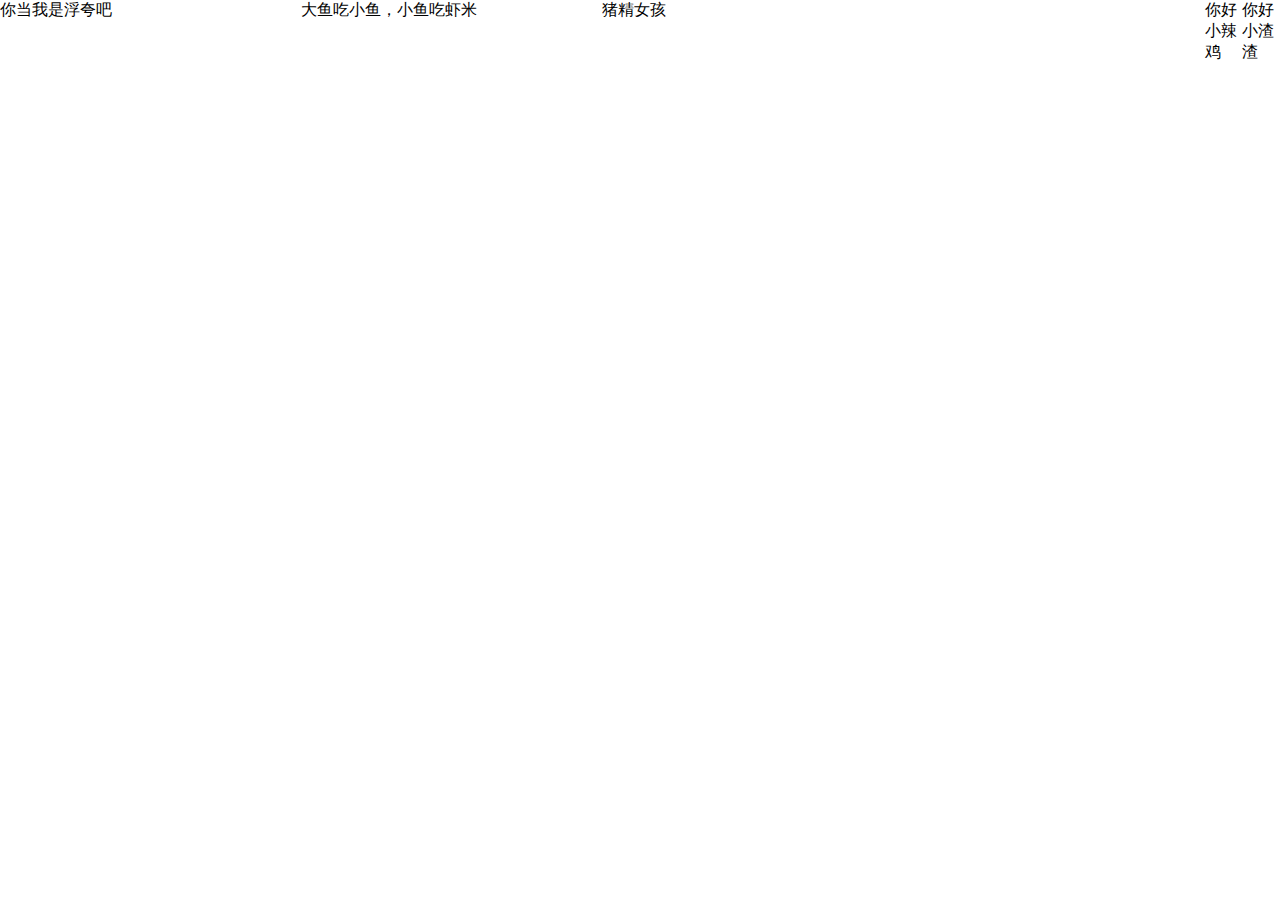
<file: flex/index.html>
<!DOCTYPE html>
<html>
	<head>
		<meta charset="UTF-8">
		<title></title>
		<link rel="stylesheet" type="text/css" href="../css/new_file.css"/>
	</head>
	<body>
		<div class="box">
			<div>你当我是浮夸吧</div>
			<div>大鱼吃小鱼，小鱼吃虾米</div>
			<div>猪精女孩</div>
			<div>你好小辣鸡</div>
			<div>你好小渣渣</div>
		</div>
	</body>
</html>
</file>
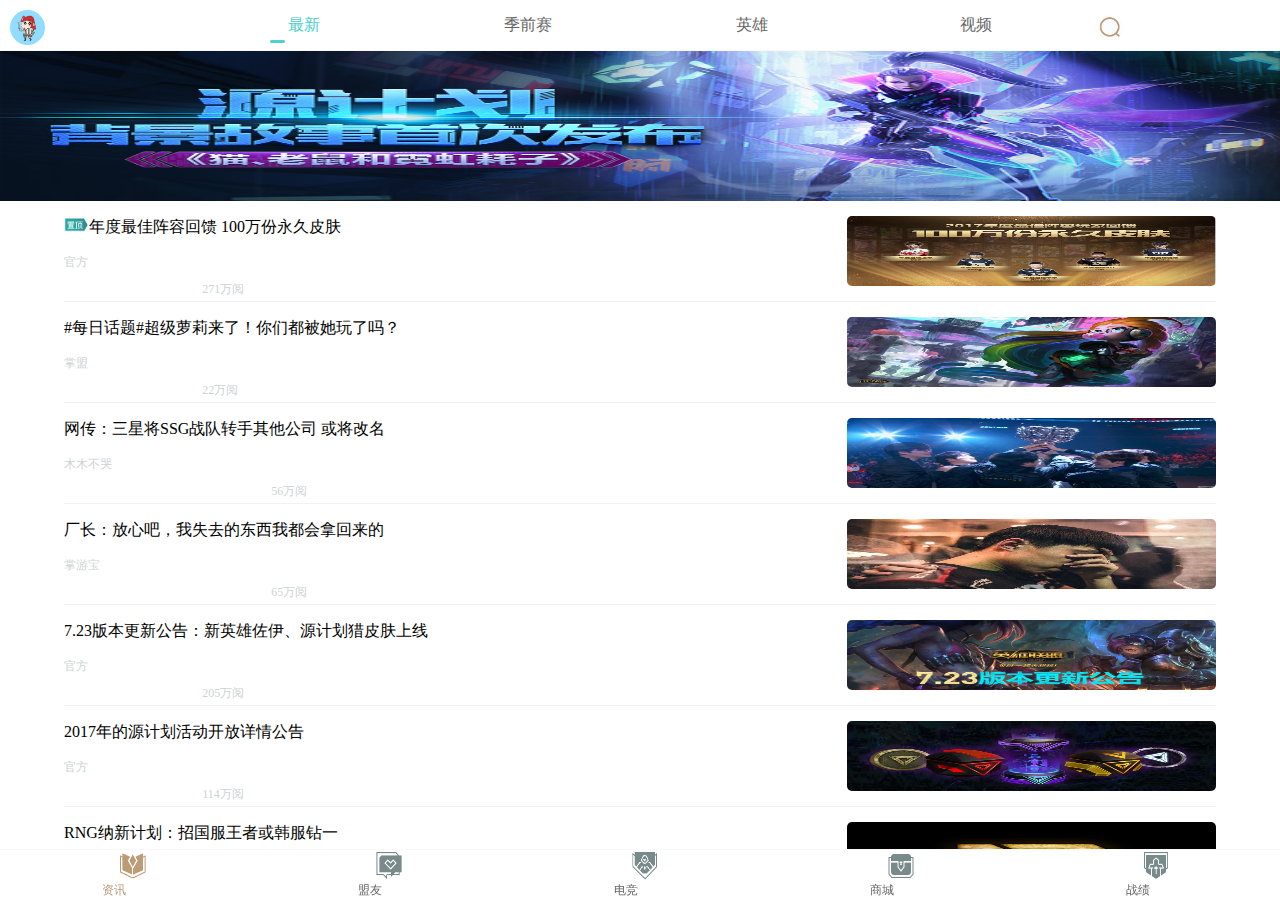
<file: lol/index.html>
<!DOCTYPE html>
<html>
	<head>
		<meta charset="utf-8" />
		<title>掌上英雄联盟</title>
		<meta name="viewport" content="width=device-width,initial-scale=1,minimum-scale=1,maximum-scale=1,user-scalable=no" />
		<link rel="stylesheet" type="text/css" href="css/index.css"/>
		<script src="js/swiper.js" type="text/javascript" charset="utf-8"></script>
	</head>
	<body>
		<div>
			<header>
				<span><img src="img/6.jpg"/></span>
				<ul>
					<li class="a">最新
					<a></a>
					</li>
					<li>季前赛
					</li>
					<li>英雄</li>
					<li>视频</li>
					<li>专栏</li>
				</ul>
				<span class="right"><img src="img/12_06.png"/></span>
			</header>
		<div class="swiper-container">
    <div class="swiper-wrapper">
        <div class="swiper-slide"><img src="img/1511690778.jpg"/></div>
        <div class="swiper-slide"><img src="img/1511781877.jpg"/></div>
        <div class="swiper-slide"><img src="img/1511750761.jpg"/></div>
        <div class="swiper-slide"><img src="img/1511782006.jpg"/></div>
        <div class="swiper-slide"><img src="img/1511782058.jpg"/></div>
  <!--      <div class="swiper-slide">Slide 4</div>
        <div class="swiper-slide">Slide 5</div>-->
    </div>
    <!-- 如果需要分页器 -->
    <div class="swiper-pagination"></div>
    
    <!-- 如果需要导航按钮 -->
<!--    <div class="swiper-button-prev"></div>
    <div class="swiper-button-next"></div>-->
    
    <!-- 如果需要滚动条 -->
   <!--<div class="swiper-scrollbar"></div>-->
</div>

			<section>
				<ul>
					<li>
						<div>
							<h3><img src="img/54_03.png"/>年度最佳阵容回馈 100万份永久皮肤</h3>
							
							<a>官方</a>
							<span>271万阅</span>
							
						</div>
						<span>
							<img src="img/118641491778971.jpg" />
						</span>
					</li>
					<li>
						<div>
							<h3>#每日话题#超级萝莉来了！你们都被她玩了吗？</h3>
							
							<a>掌盟</a>
							<span>22万阅</span>
							
						</div>
						<span>
							<img src="img/MXBM-fynmzuk3961874.jpg" />
						</span>
					</li>
					<li>
						<div>
						<h3>网传：三星将SSG战队转手其他公司 或将改名</h3>
							
							<a>木木不哭</a>
							<span class="s">56万阅</span>
							
						</div>
						<span>
							<img src="img/2222.jpg" />
						</span>
					</li>
					<li>
						<div>
						<h3>厂长：放心吧，我失去的东西我都会拿回来的</h3>
							
							<a>掌游宝</a>
							<span class="s">65万阅</span>
							
						</div>
						<span>
							<img src="img/u=1121115685,2088550893&fm=11&gp=0.jpg" />
						</span>
					</li>
					<li>
						<div>
						<h3>7.23版本更新公告：新英雄佐伊、源计划猎皮肤上线</h3>
							
							<a>官方</a>
							<span >205万阅</span>
							
						</div>
						<span>
							<img src="img/60661195612231.jpg" />
						</span>
					</li>
					<li>
						<div>
						<h3>2017年的源计划活动开放详情公告</h3>
							
							<a>官方</a>
							<span >114万阅</span>
							
						</div>
						<span>
							<img src="img/71700121862855.png" />
						</span>
					</li>
					<li>
						<div>
						<h3>RNG纳新计划：招国服王者或韩服钻一</h3>
							
							<a>官方</a>
							<span >72万阅</span>
							
						</div>
						<span>
							<img src="img/下载.jpg" />
						</span>
					</li>
					<li></li>
					<li></li>
					<li></li>
				</ul>
			</section>
			<footer>
				<ul>
					<li><img src="img/12_11.png"/>
					<span class="one">资讯</span>
					</li>
					<li><img src="img/12_13.png"/>
					<span>盟友</span>
					</li>
					<li><img src="img/12_15.png"/>
					<span>电竞</span>
					</li>
					<li><img src="img/12_17.png"/>
					<span>商城</span>
					</li>
					<li><img src="img/12_19.png"/>
					<span>战绩</span>
					</li>
				</ul>
			</footer>
		</div>
		
	</body>
	<script type="text/javascript">
		/*var mySwiper = new Swiper ('.swiper-container', {

    
    // 如果需要分页器
    pagination: {
      el: '.swiper-pagination',
    },
    
    // 如果需要前进后退按钮
 	 navigation: {
      nextEl: '.swiper-button-next',
      prevEl: '.swiper-button-prev',
    }
    
    // 如果需要滚动条
    /*scrollbar: {
      el: '.swiper-scrollbar',
    },*/
 // })        */
var mySwiper = new Swiper('.swiper-container', {
  autoplay:true,//等同于以下设置
  /*autoplay: {
    delay: 3000,
    stopOnLastSlide: false,
    disableOnInteraction: true,
    },*/
});
	</script>
</script>
</html>
</file>
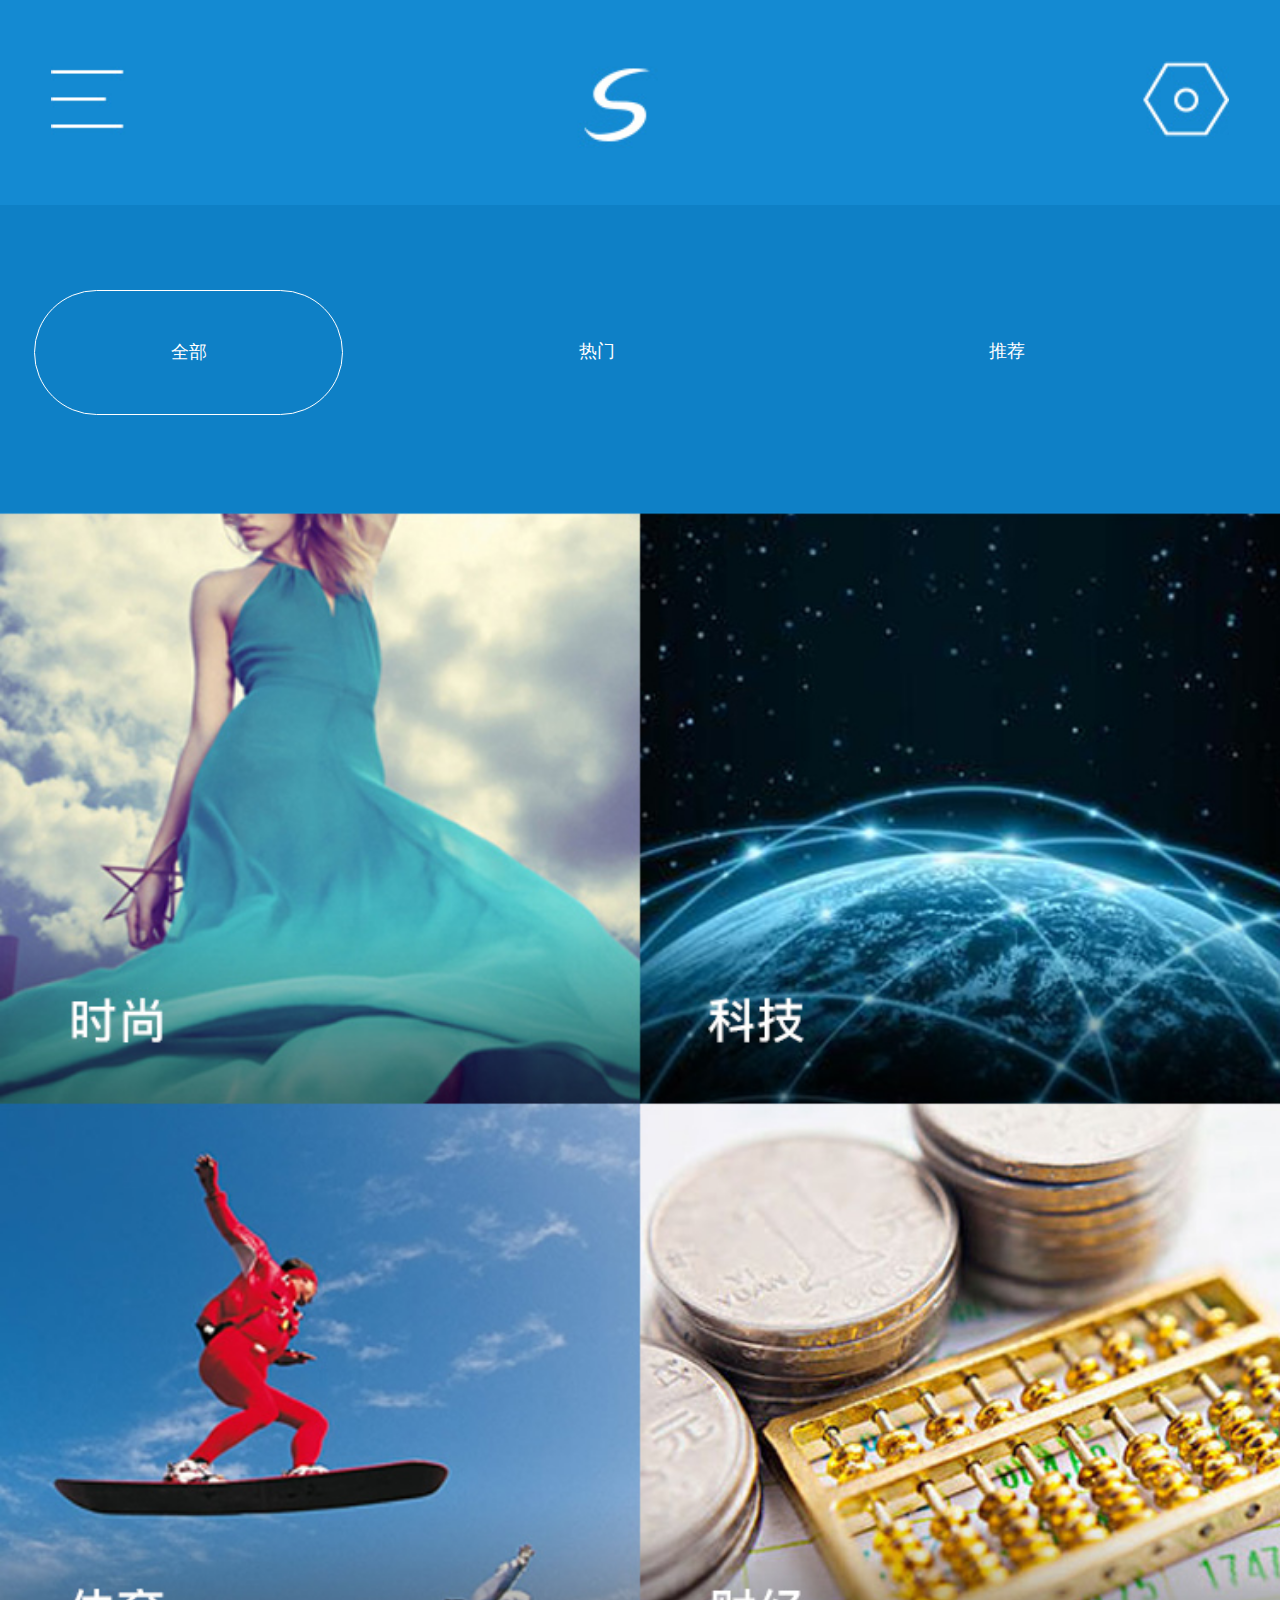
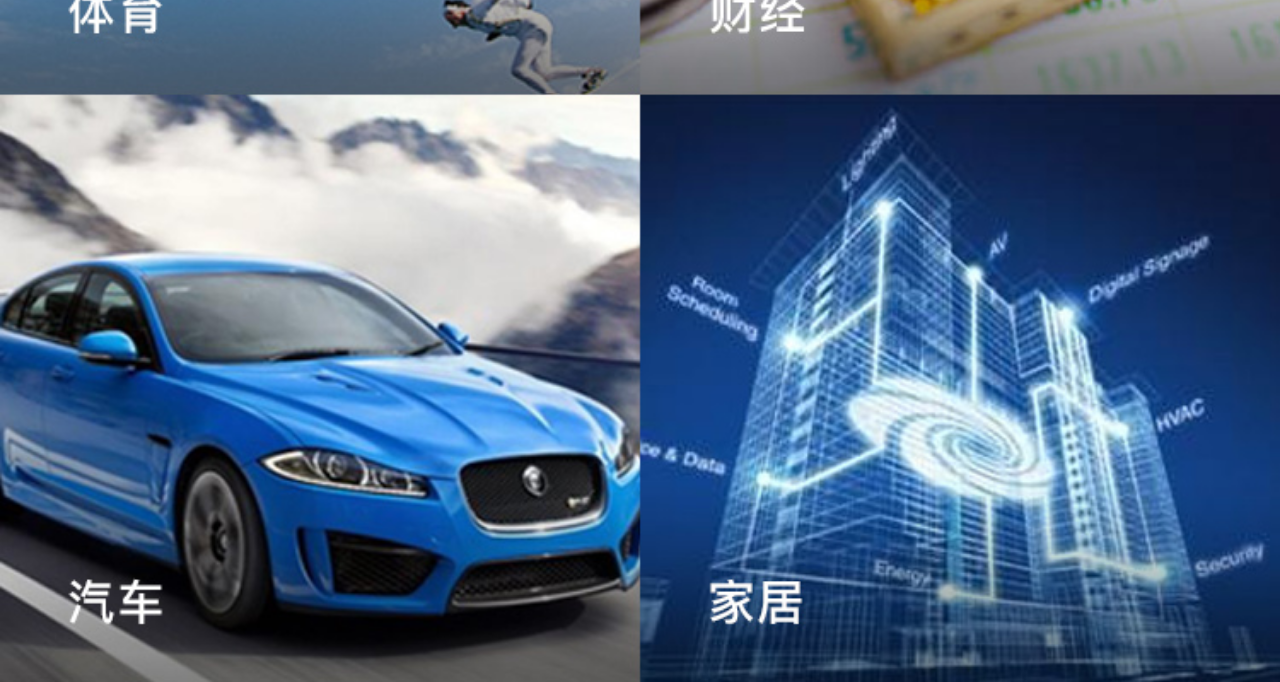
<file: pingdao/index.html>
<!DOCTYPE html>
<html>
	<head>
		<meta charset="utf-8" />
		<title></title>
		<link rel="stylesheet" type="text/css" href="css/index.css"/>
		<meta name="viewport" content="width=device-width,initial-scale=1.0" />
		<script>
			document.documentElement.style.fontSize=innerWidth/15+'px';
		</script>
	</head>
	<body>
		<header>
			<img src="img/22_03.png"/>
			<img src="img/22_05.png"/>
			<img src="img/22_07.png"/>
		</header>
		<section>
			<nav>
				<ul>
					<li><a href="#" class="box">全部</a></li>
					<li><a href="#">热门</a></li>
					<li><a href="a">推荐</a></li>
				</ul>
			</nav>
			<div>
				<img src="img/23_12.png"/>
				<img src="img/23_13.png"/>
				<img src="img/23_14.png"/>
			</div>
			
		</section>
		
	</body>
</html>
</file>
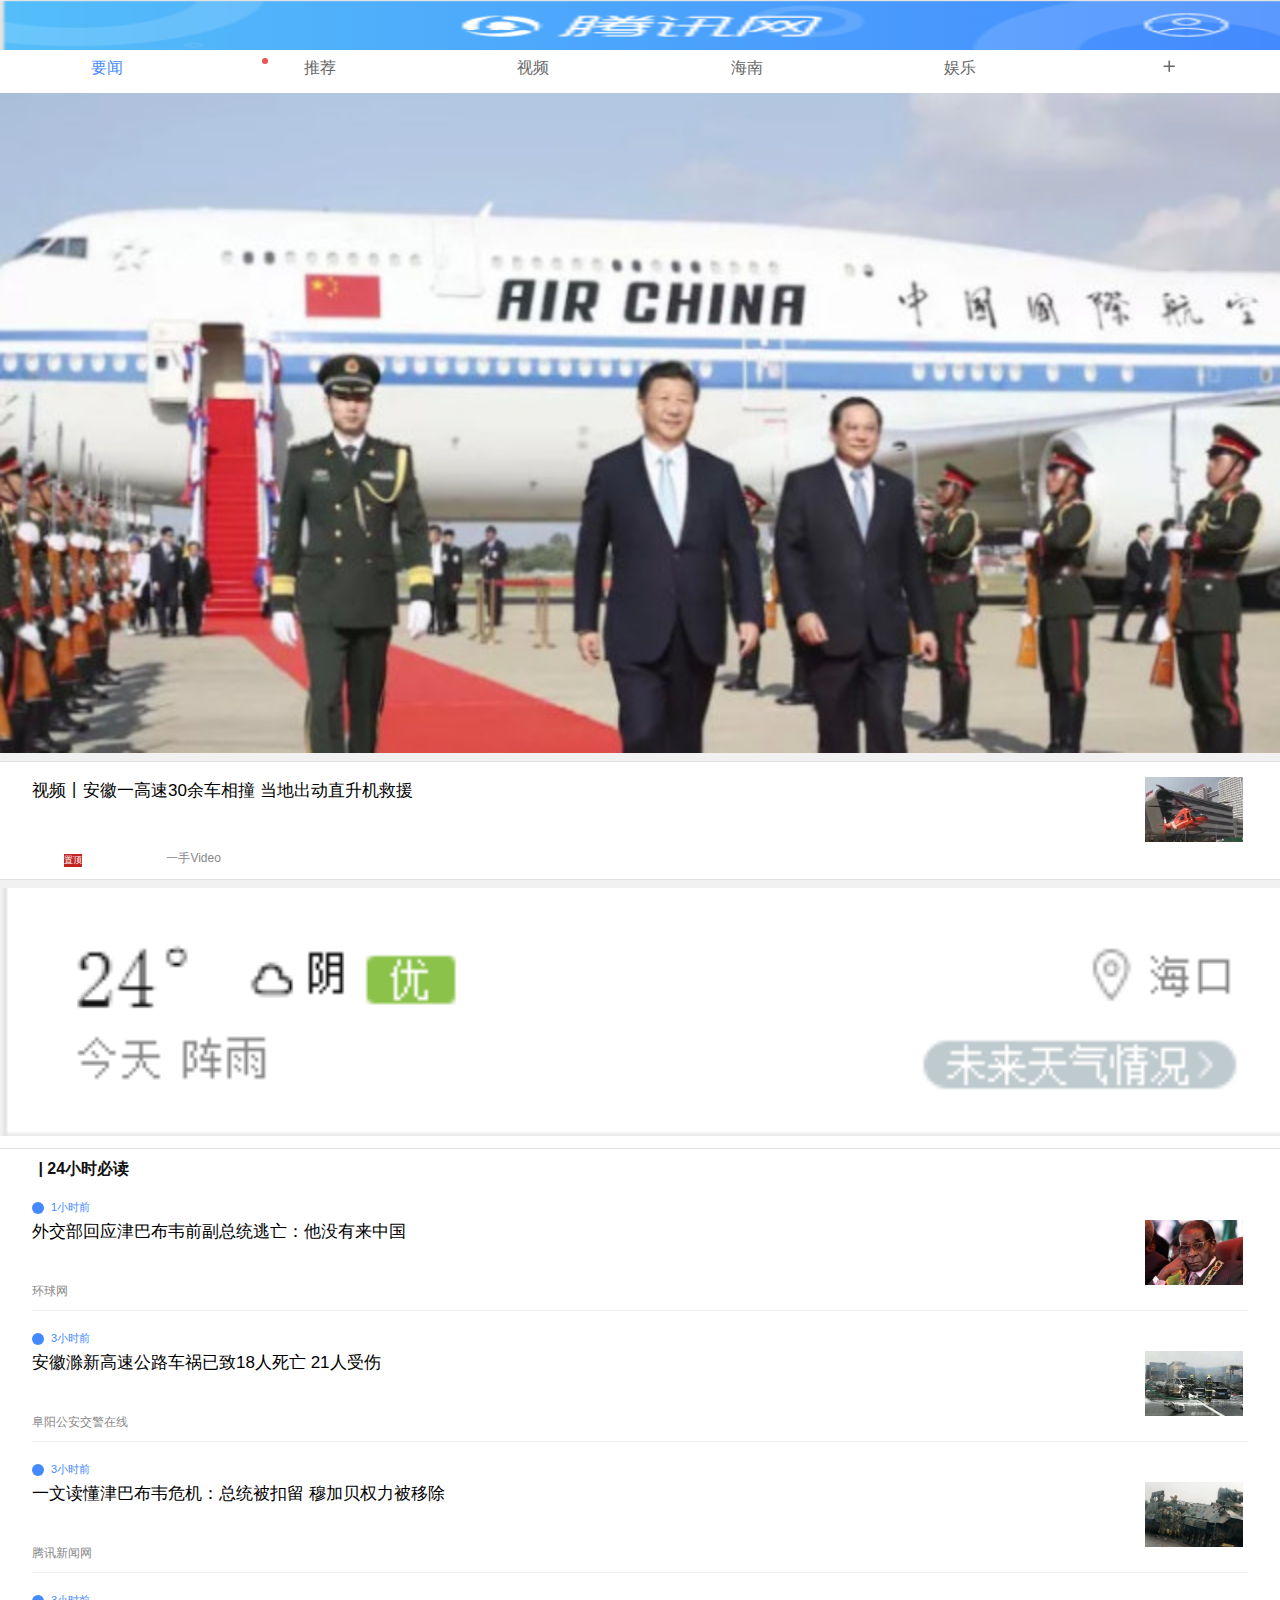
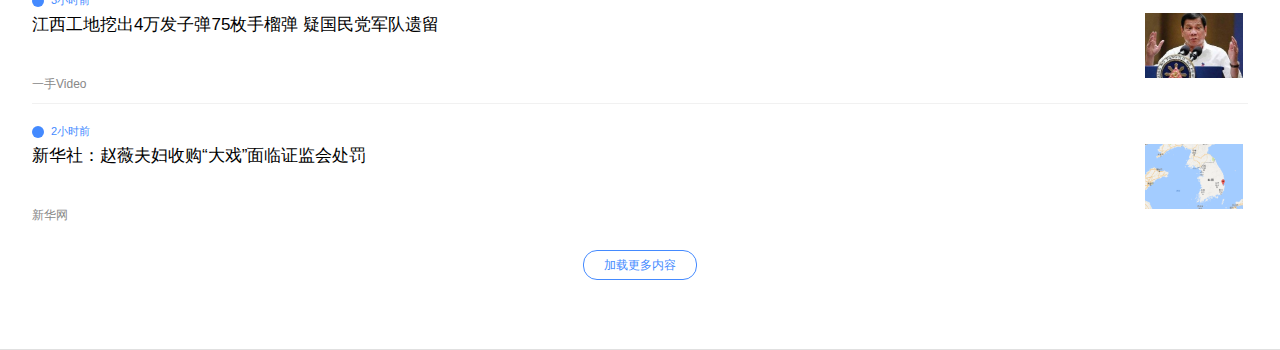
<file: qq/index.html>
<!DOCTYPE html>
<html>
	<head>
		<meta charset="utf-8" />
		<title></title>
		<meta name="viewport" content="width=device-width,initial-scale=1,minimum-scale=1,maximum-scale=1,user-scalable=no" />
		<link rel="stylesheet" type="text/css" href="css/index.css"/>
	</head>
	<body>
		<div class="box">
			<header>
				<img src="img/111_03.png" />
			</header>
			<nav>
				<ul>
					<li><a href="#" class="one">要闻</a></li>
					<li><a href="#">推荐</a><span></span></li>
					<li><a href="#">视频</a></li>
					<li><a href="#">海南</a></li>
					<li><a href="#">娱乐</a></li>
					<li><img src="img/addnav1.png"/></li>
				</ul>
			</nav>
			<section>
				<div>
					<img src="img/0.jpg" />
				</div>
				<ul class="top">
					<li>
						<h3>视频丨安徽一高速30余车相撞 当地出动直升机救援</h3><img src="img/5.jpg"/>
						<a>置顶</a>
						<span>一手Video</span>
					</li>
				</ul>
				<img src="img/63_03.png" />
				<ul class="top bottom">
					<h2>|  24小时必读</h2>
					<li>
						<p><i></i>1小时前</p>
						<h3>外交部回应津巴布韦前副总统逃亡：他没有来中国</h3><img src="img/1.jpg"/>
						<span>环球网</span>
					</li>
					<li>
						<p><i></i>3小时前</p>
						<h3>安徽滁新高速公路车祸已致18人死亡 21人受伤</h3><img src="img/6.jpg"/>
						<span>阜阳公安交警在线</span>
					</li>
					<li>
						<p><i></i>3小时前</p>
						<h3>一文读懂津巴布韦危机：总统被扣留 穆加贝权力被移除</h3><img src="img/4.jpg"/>
						<span>腾讯新闻网</span>
					</li>
					<li>
						<p><i></i>3小时前</p>
						<h3>江西工地挖出4万发子弹75枚手榴弹 疑国民党军队遗留</h3><img src="img/2.jpg"/>
						<span>一手Video</span>
					</li>
					<li>
						<p><i></i>2小时前</p>
						<h3>新华社：赵薇夫妇收购“大戏”面临证监会处罚</h3><img src="img/3.png"/>
						<span>新华网</span>
					</li>
					
					<div>
						<a>加载更多内容</a>
					</div>
				</ul>

				
			</section>
		</div>
	</body>
</html>
</file>
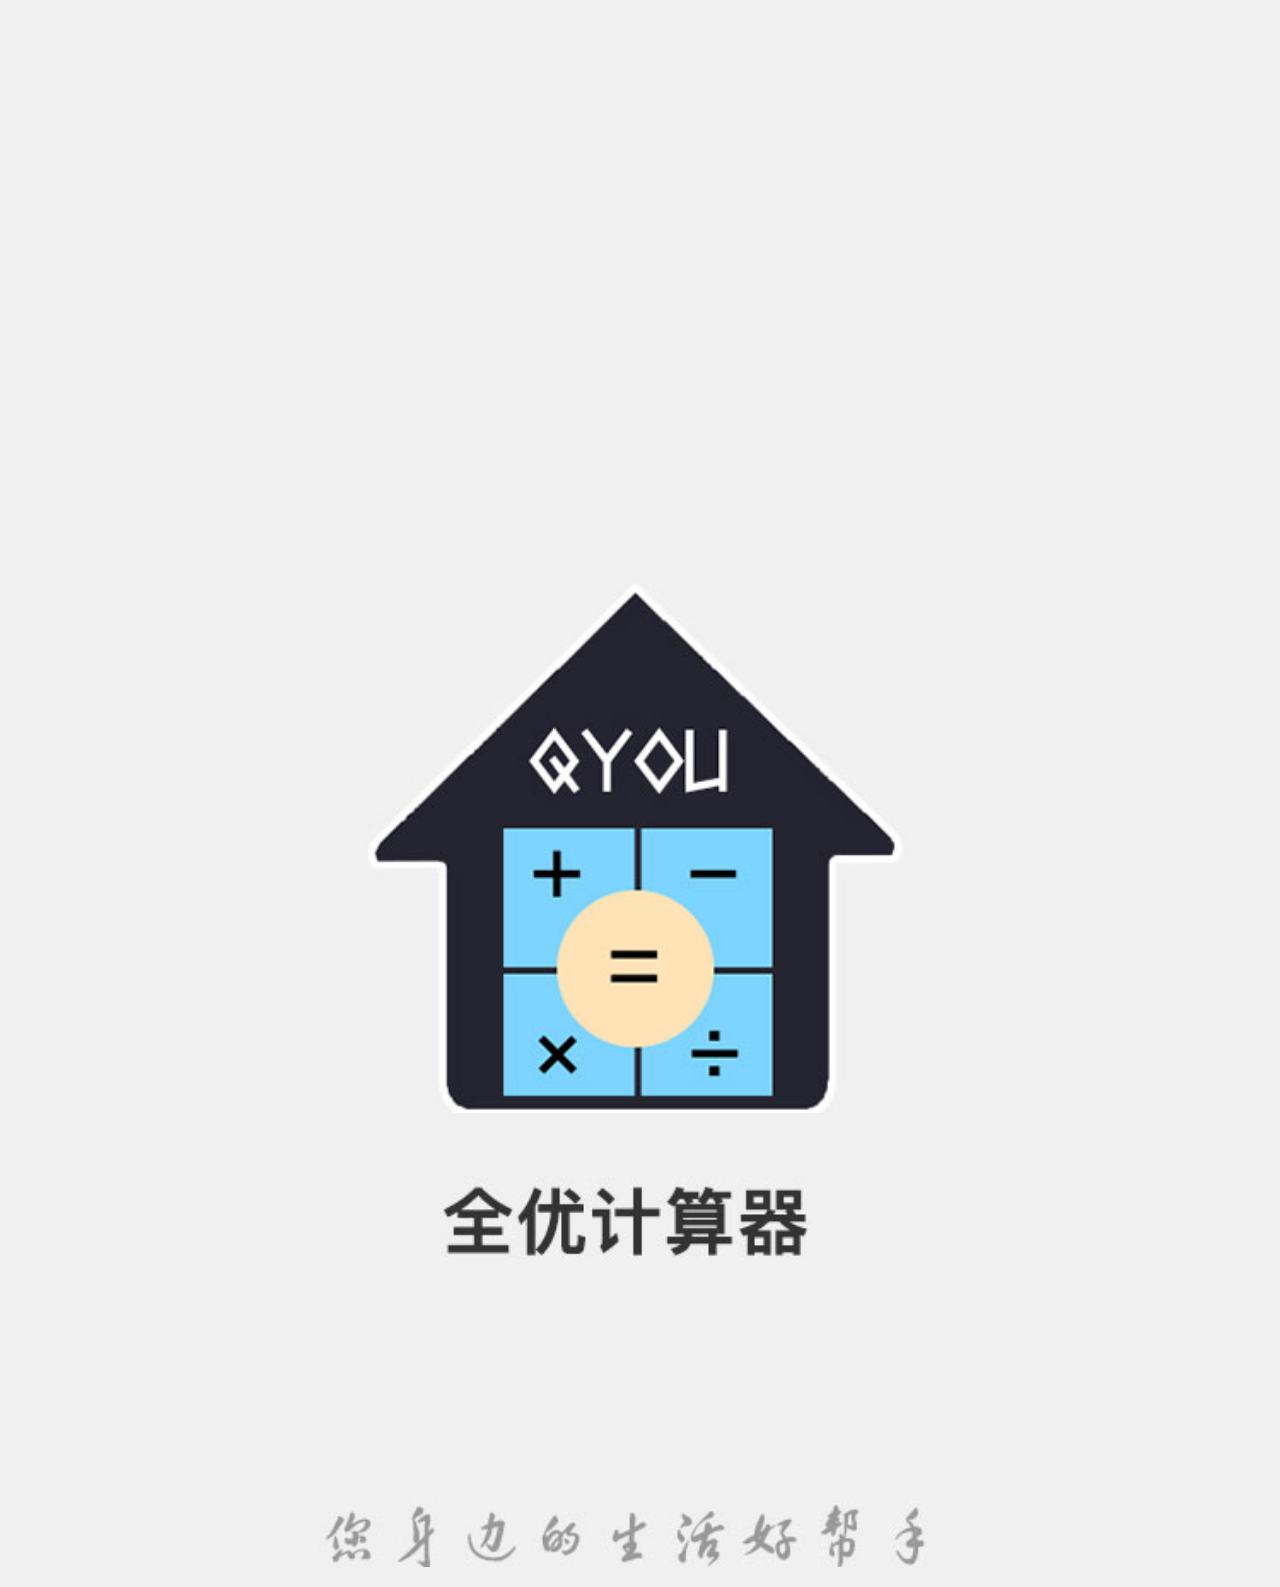
<file: sanping/index.html>
<!DOCTYPE html>
<html>
	<head>
		<meta charset="utf-8" />
		<title></title>
		<link rel="stylesheet" type="text/css" href="css/index.css"/>
		<meta name="viewport" content="width=device-width,initial-scale=1.0" />
		<script>
			document.documentElement.style.fontSize=innerWidth/15+'px';
		</script>
	</head>
	<body>
		<img src="img/11_03.png"/>
		<img src="img/66_03.png"/>
		<img src="img/66_07.png"/>
	</body>
</html>
</file>
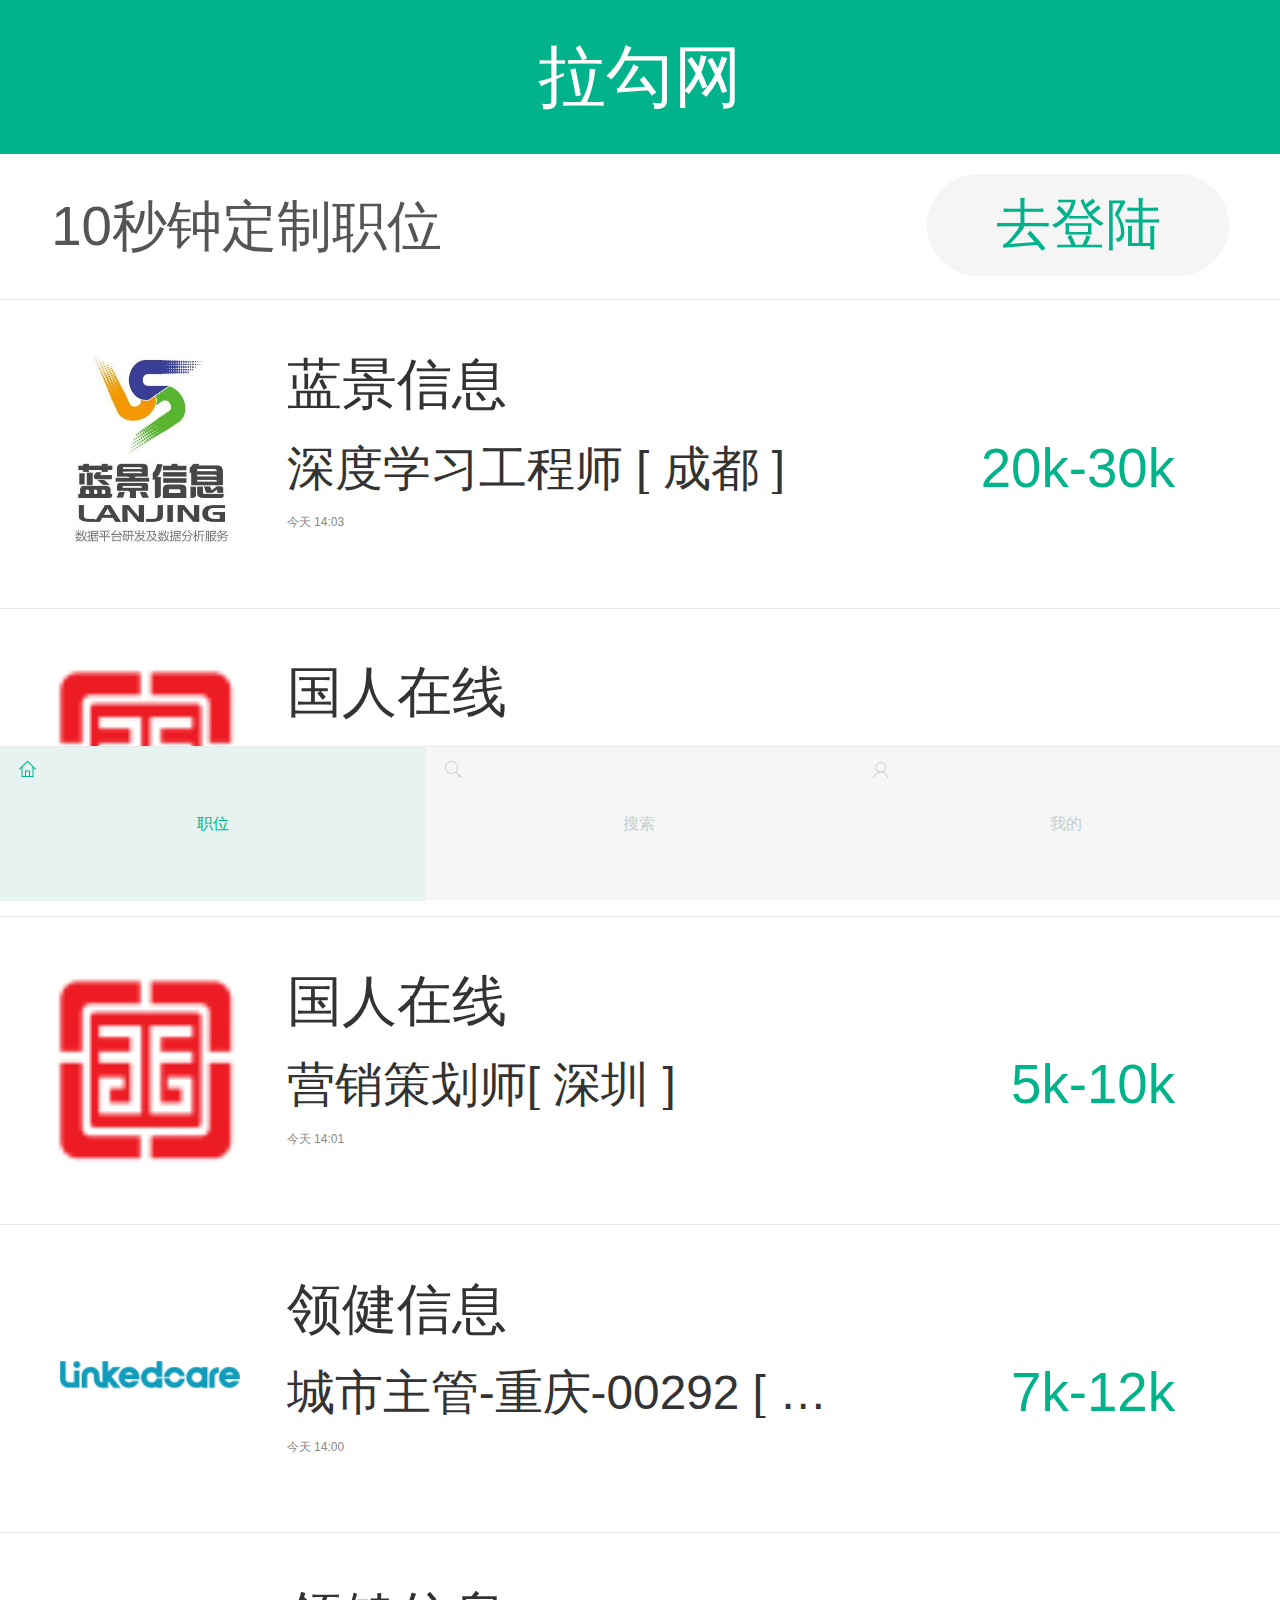
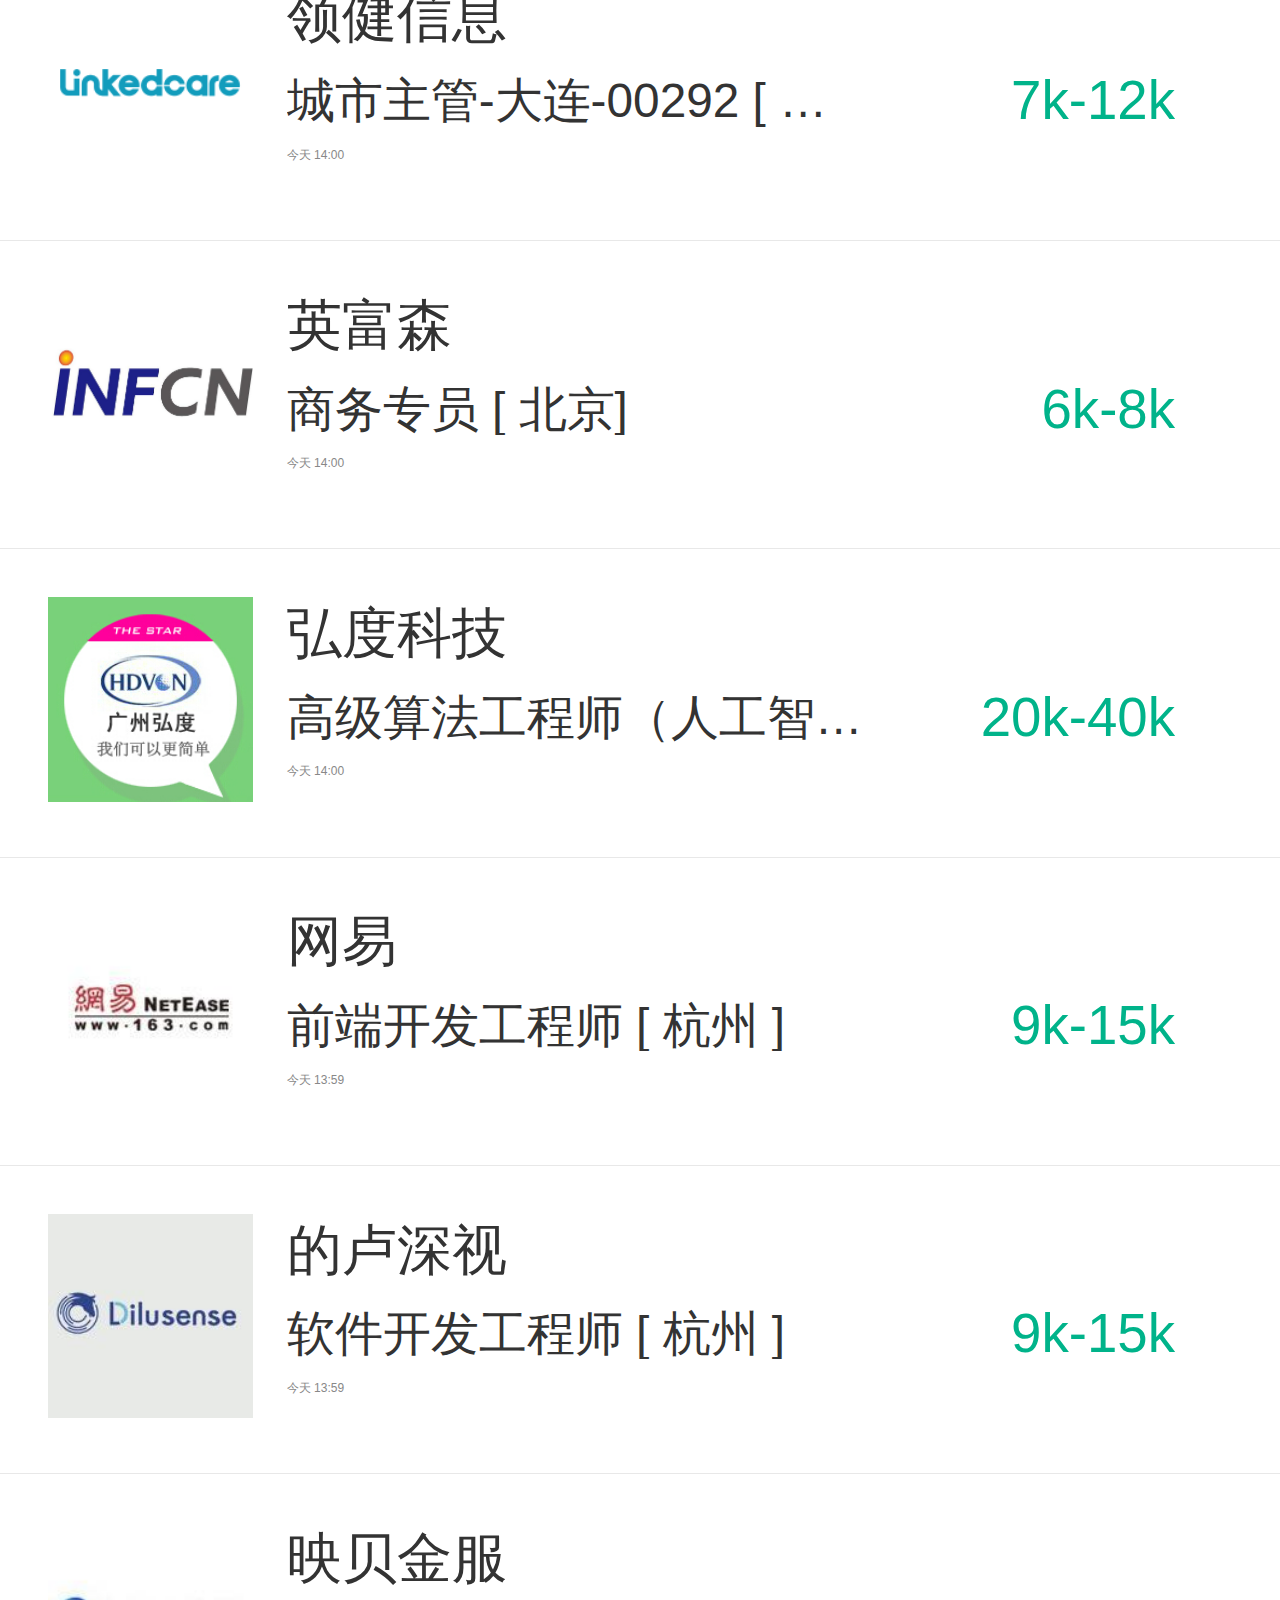
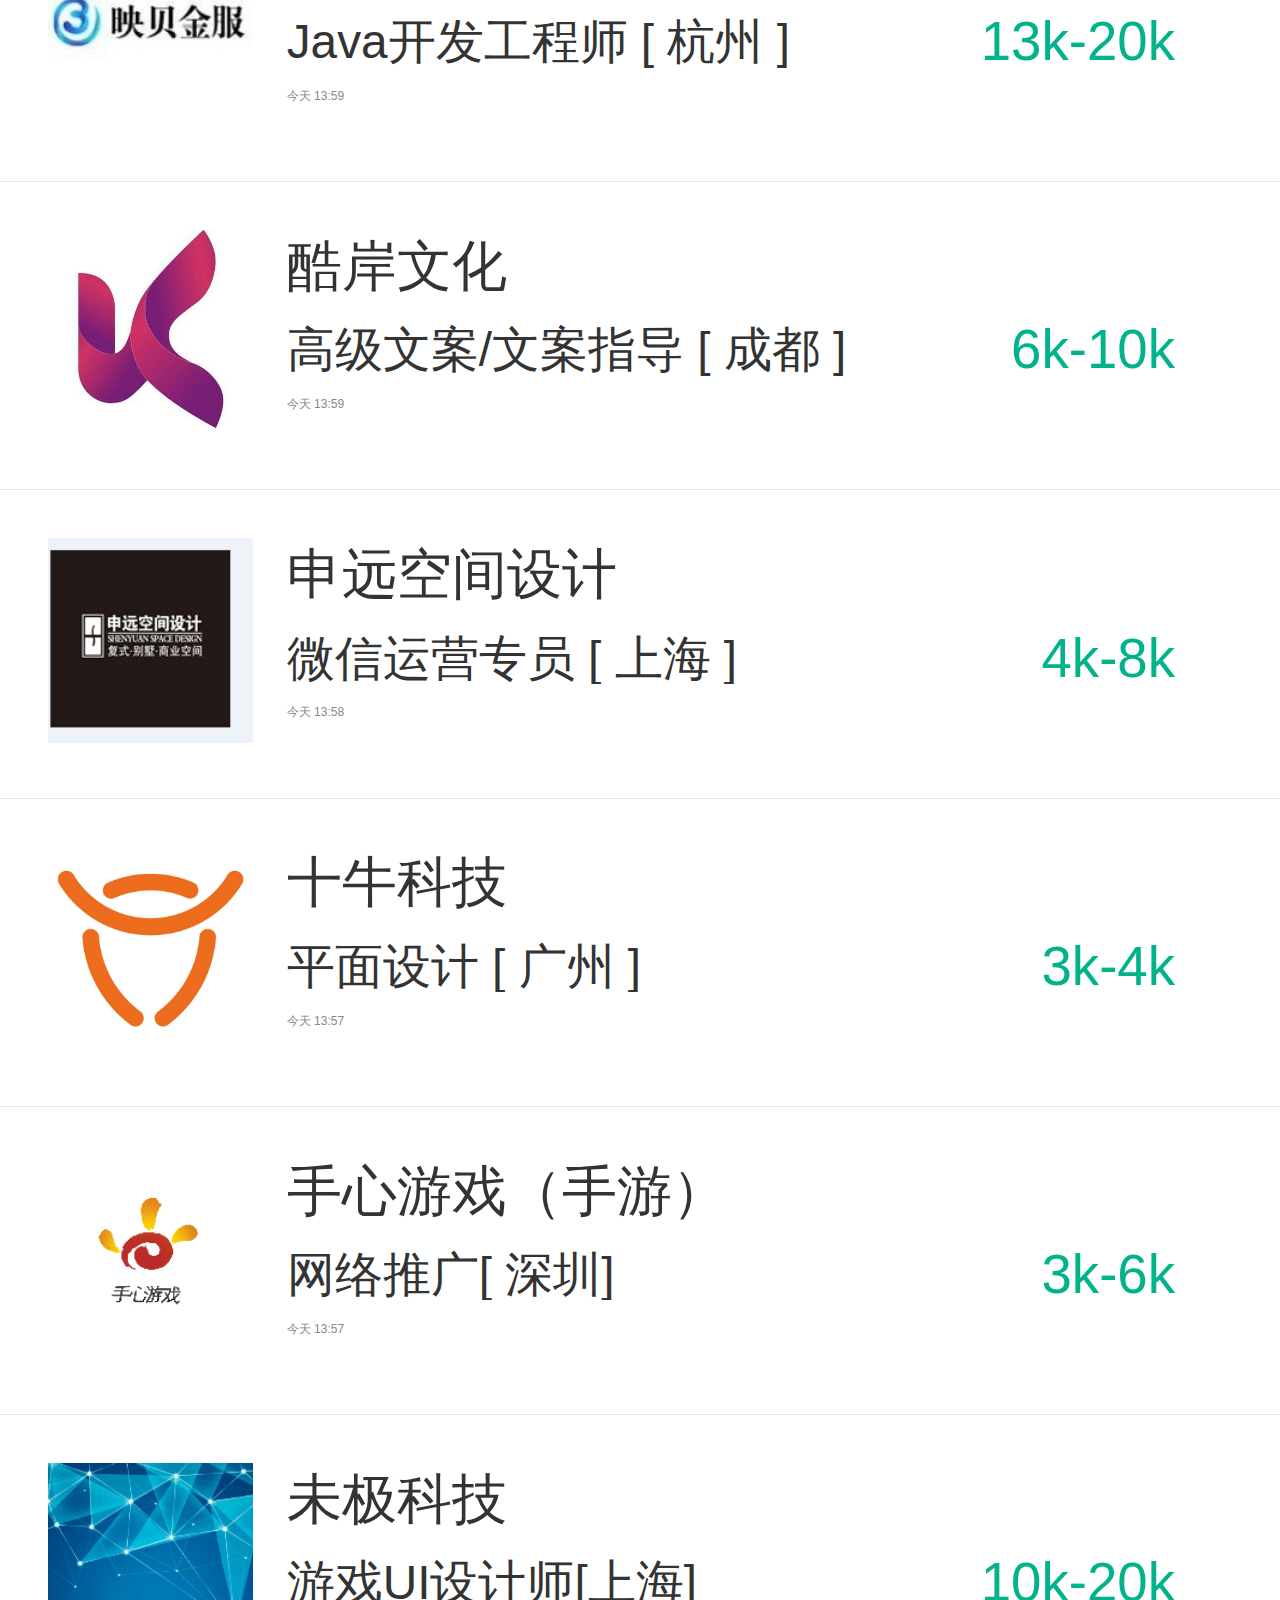
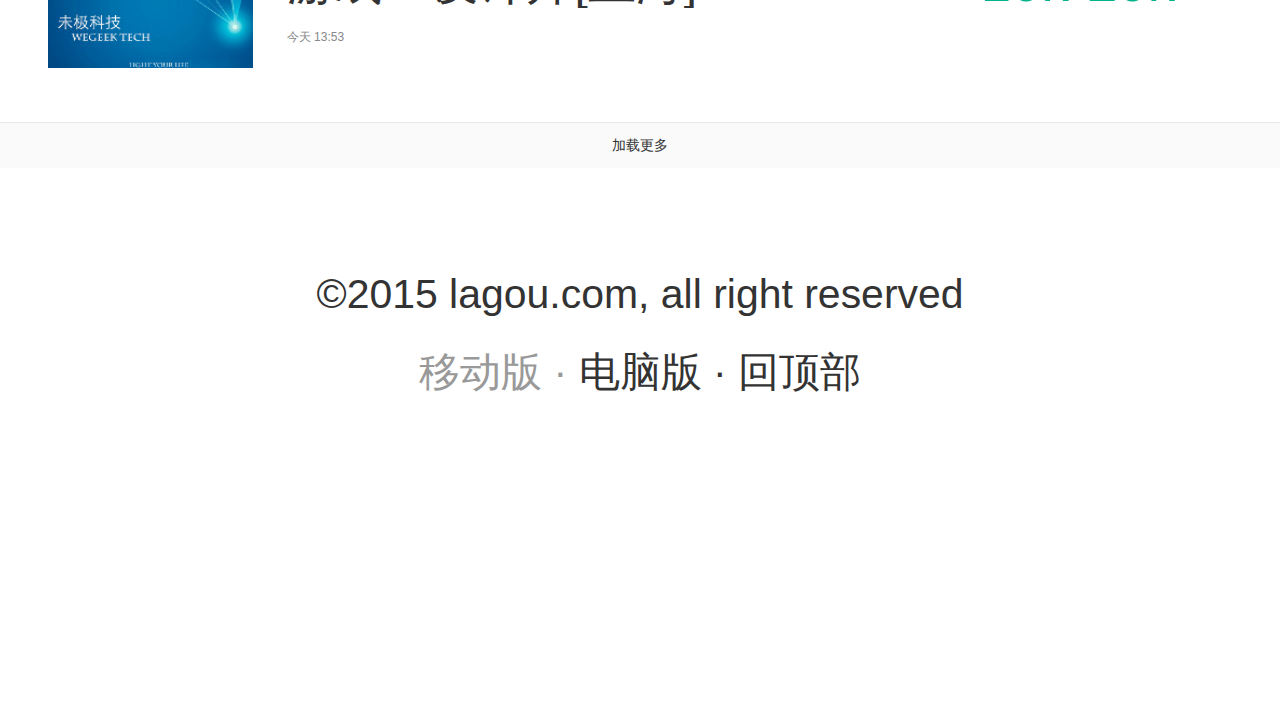
<file: xxx/index.html>
<!DOCTYPE html>
<html>
	<head>
		<meta charset="utf-8" />
		<title></title>
		<meta name="viewport" content="width=device-width,initial-scale=1.0" />
		<script>
			document.documentElement.style.fontSize=innerWidth/15+'px';
		</script>
		<style type="text/css">
			* {
				margin: 0;
				padding: 0;
				font-family: Helvetica;
			}
			
			html {
			    font-family: Helvetica;
			    color: #333;
			}
			
			body {
				display: block;

			}
			
			ul {
				margin: 0;
				padding: 0;
				list-style: none;
			}
			
			header {
				width: 100%;
				height:1.8rem;
				background: #00b38a;
				text-align: center;
				line-height: 1.8rem;
				color: #fff;
				position: relative;
				font-size: 0.8rem;
				box-sizing: border-box;
			}
			section{
				    margin-bottom: 1.8rem;
				    box-sizing: border-box;
			}
			
			.top {
				box-sizing: border-box;
				border-bottom: 1px solid #e8e8e8;
				height: 1.72rem;
				line-height: 1.72rem;
				color: #555;
				font-size: 0.64rem;
				padding: 0 0.6rem;
				position: relative;
			}
			
			.top p {
				float: left;
			}
			
			.top a {
				float: right;
				position: absolute;
				right: 0.6rem;
				top: 0;
				display: block;
				float: right;
				background-color: #f5f5f5;
				padding: 0 0.8rem;
				height: 1.2rem;
				line-height: 1.2rem;
				margin-top: 0.24rem;
				color: #00b38a;
				border-radius: 0.6rem;
			}

			
			section ul li {
				height: 2.48rem;
				padding: 0.56rem;
				border-bottom: 1px solid #e8e8e8;
			}
			section .right {
				box-sizing: border-box;
				width: 75%;
				float: left;
				margin-left: 0.4rem;
			}
			
			.right h4 {
				font-size: 0.64rem;
				margin-bottom:0.24rem;
				width: 80%;
				overflow: hidden;
				text-overflow: ellipsis;
				white-space: nowrap;
				font-weight: 400;
			}
			
			.right p {
				margin-bottom: 0.24rem;
				/*width: 100%;*/
				height: 0.6rem;
				line-height: 0.6rem;
				font-size:14px;
			}
			
			.right a {
				display: block;
				font-size:12px;
				color: #888;
			}
			
			.right span {
				font-size: 0.64rem;
				color: #00b38a;
				float: right;
			}
			
			.right p .over {
				font-size: 0.56rem;
				color: #333;
				float: left;
				width: 65%;
				display: inline-block;
				overflow: hidden;
				text-overflow: ellipsis;
				white-space: nowrap;
			}
			
			section ul li img {
				display: inline-block;
				float: left;
				width: 2.4rem;
				height: 2.4rem;
			}
			
			.last {
				/*width: 100%;*/
				height: 45px;
				line-height: 45px;
				text-align: center;
				font-size: 14px;
				background-color: #fafafa;
				padding: 0;
				margin: 0;
				border-bottom: none;
			}
			
			.bottom {
				text-align: center;
				font-size: 0.48rem;
				margin-top: 1.2rem;
				padding-bottom: 1.6rem;
				color: #333;
			}
			
			.bottom-one {
				height: 1.28rem;
				line-height: 1.28rem;
			}
			
			.bottom-a {
				color: #999;
			}
			footer{
				box-sizing: border-box;
				width: 100%;
				height: 1.8rem;
				line-height: 1.8rem;
				border-top: 1px solid #e8e8e8;
				background-color: #f6f6f6;
				color: #c2cfcc;
				position: fixed;
				bottom: 0;
				left: 0;
				z-index: 999;

			}
			
			footer div {
				width: 33.3%;
				float: left;
				text-align: center;
				line-height: 1.8rem;
				position: relative;
				font-size: 16px;
			}
			
			footer .one {
				color: #00b38a;
				background-color: #e7f3f0;
			}
			
			footer div i {
				display: block;
				width: 18px;
				height: 17px;
				position: absolute;
				top:14px;
				left:19px;
				background: url(img/icon2.png) no-repeat -32px -20.5px;
				background-size: 250px 250px;
			}
			
			.two i {
				background: url(img/icon2.png) no-repeat -14px -2.5px;
				background-size: 250px 250px;
			}
			
			.three i {
				background: url(img/icon2.png) no-repeat -52.5px -2px;
				background-size: 250px 250px;
			}
		</style>
	</head>
	<body>
		<header>拉勾网</header>
		<section>
			<div class="top">
				<p>10秒钟定制职位</p>
				<a><span>去登陆</span></a>
			</div>
			<ul>
				<li>
					<img src="img/CgqKkVgEgKWAdrKhAABLyOGkITM092.jpg" />
					<div class="right">
						<h4>蓝景信息</h4>
						<p>
							<span class="over">
                        深度学习工程师 [ 成都 ]
                        </span>
							<span>20k-30k</span>
						</p>
						<a>今天 14:03</a>
					</div>
				</li>
				<li>
					<img src="img/CgqKkVbqTGGAMJiHAAADw1c4PgI888.png" />
					<div class="right">
						<h4>国人在线</h4>
						<p>
							<span class="over">
                        媒介专员[ 深圳 ]
                        </span>
							<span>5k-10k</span>
						</p>
						<a>今天 14:01</a>
					</div>
				</li>
				<li>
					<img src="img/CgqKkVbqTGGAMJiHAAADw1c4PgI888.png" />
					<div class="right">
						<h4>国人在线</h4>
						<p>
							<span class="over">
                        营销策划师[ 深圳 ]
                        </span>
							<span>5k-10k</span>
						</p>
						<a>今天 14:01</a>
					</div>
				</li>
				<li>
					<img src="img/CgqKkVfgo4SAMNyDAAAK7-0-_2o804.png" />
					<div class="right">
						<h4>领健信息</h4>
						<p>
							<span class="over">
                        
                        城市主管-重庆-00292 [ 重庆 ]
                    
                        </span>
							<span>7k-12k</span>
						</p>
						<a>今天 14:00</a>
					</div>
				</li>
				<li>
					<img src="img/CgqKkVfgo4SAMNyDAAAK7-0-_2o804.png" />
					<div class="right">
						<h4>领健信息</h4>
						<p>
							<span class="over">
                        
                        城市主管-大连-00292 [ 大连 ]
                    
                        </span>
							<span>7k-12k</span>
						</p>
						<a>今天 14:00</a>
					</div>
				</li>
				<li>
					<img src="img/CgpzWlXe0tqAVcrBAABjGNEufnQ513.jpg" />
					<div class="right">
						<h4>英富森</h4>
						<p>
							<span class="over">
                        
                        商务专员 [ 北京]
                    
                        </span>
							<span>6k-8k</span>
						</p>
						<a>今天 14:00</a>
					</div>
				</li>
				<li>
					<img src="img/Cgo8PFTUXRqAUbzqAACSWmgLW88557.jpg" />
					<div class="right">
						<h4>弘度科技</h4>
						<p>
							<span class="over">

                        高级算法工程师（人工智能） [ 广州 ]
                    
                        </span>
							<span>20k-40k</span>
						</p>
						<a>今天 14:00</a>
					</div>
				</li>
				<li>
					<img src="img/CgpEMlmdK9mAHhMwAAALxO00jJU575.jpg" />
					<div class="right">
						<h4>网易</h4>
						<p>
							<span class="over">

                        前端开发工程师 [ 杭州 ]
                    
                        </span>
							<span>9k-15k</span>
						</p>
						<a>今天 13:59</a>
					</div>
				</li>
				<li>
					<img src="img/Cgp3O1gcEoyACgVoAAAKHiZY7fI954.jpg" />
					<div class="right">
						<h4>的卢深视</h4>
						<p>
							<span class="over">

                     
                        软件开发工程师 [ 杭州 ]
                    
                    
                        </span>
							<span>9k-15k</span>
						</p>
						<a>今天 13:59</a>
					</div>
				</li>
				<li>
					<img src="img/CgotOVnJ5J6APkdmAAAMVU-_hJg925.jpg" />
					<div class="right">
						<h4>映贝金服</h4>
						<p>
							<span class="over">

                        Java开发工程师 [ 杭州 ]
                    
                        </span>
							<span>13k-20k</span>
						</p>
						<a>今天 13:59</a>
					</div>
				</li>
				<li>
					<img src="img/CgqKkVcHI3-AKRvGAAApCgq-lY4455.jpg" />
					<div class="right">
						<h4>酷岸文化</h4>
						<p>
							<span class="over">

                        高级文案/文案指导 [ 成都 ]
                    
                        </span>
							<span>6k-10k</span>
						</p>
						<a>今天 13:59</a>
					</div>
				</li>
				<li>
					<img src="img/CgpEMlm5-rqAYUBKAAAwcsqnfTM867.png" />
					<div class="right">
						<h4>申远空间设计</h4>
						<p>
							<span class="over">

                        微信运营专员 [ 上海 ]
                    
                        </span>
							<span>4k-8k</span>
						</p>
						<a>今天 13:58</a>
					</div>
				</li>
				<li>
					<img src="img/Cgp3O1fOYG2ANXChAAC6JjQ8eIc423.jpg" />
					<div class="right">
						<h4>十牛科技</h4>
						<p>
							<span class="over">

                        平面设计 [ 广州 ]
                    
                        </span>
							<span>3k-4k</span>
						</p>
						<a>今天 13:57</a>
					</div>
				</li>
				<li>
					<img src="img/Cgo8PFT5VuSAfoMcAAA7ke5Nh_U101.jpg" />
					<div class="right">
						<h4>手心游戏（手游）</h4>
						<p>
							<span class="over">

                        网络推广[ 深圳]
                    
                        </span>
							<span>3k-6k</span>
						</p>
						<a>今天 13:57</a>
					</div>
				</li>
				<li>
					<img src="img/Cgo8PFVUJG2AMzC5AADTM-B257M409.jpg" />
					<div class="right">
						<h4>未极科技</h4>
						<p>
							<span class="over">

                        游戏UI设计师[上海]
                    
                        </span>
							<span>10k-20k</span>
						</p>
						<a>今天 13:53</a>
					</div>
				</li>
				<li class="last">加载更多</li>

			</ul>
			<div class="bottom">
				<p>©2015 lagou.com, all right reserved </p>
				<div class="bottom-one">
					<span class="bottom-a">移动版 · </span>
					<span>电脑版 · </span>
					<a>回顶部</a>
				</div>
			</div>
		</section>
		<footer>
			<div class="one">
				<i></i>
				<span>职位</span>
			</div>
			<div class="two">
				<i></i>
				<span>搜索</span>
			</div>
			<div class="three">
				<i></i>
				<span>我的</span>
			</div>
		</footer>
	</body>
</html>
</file>
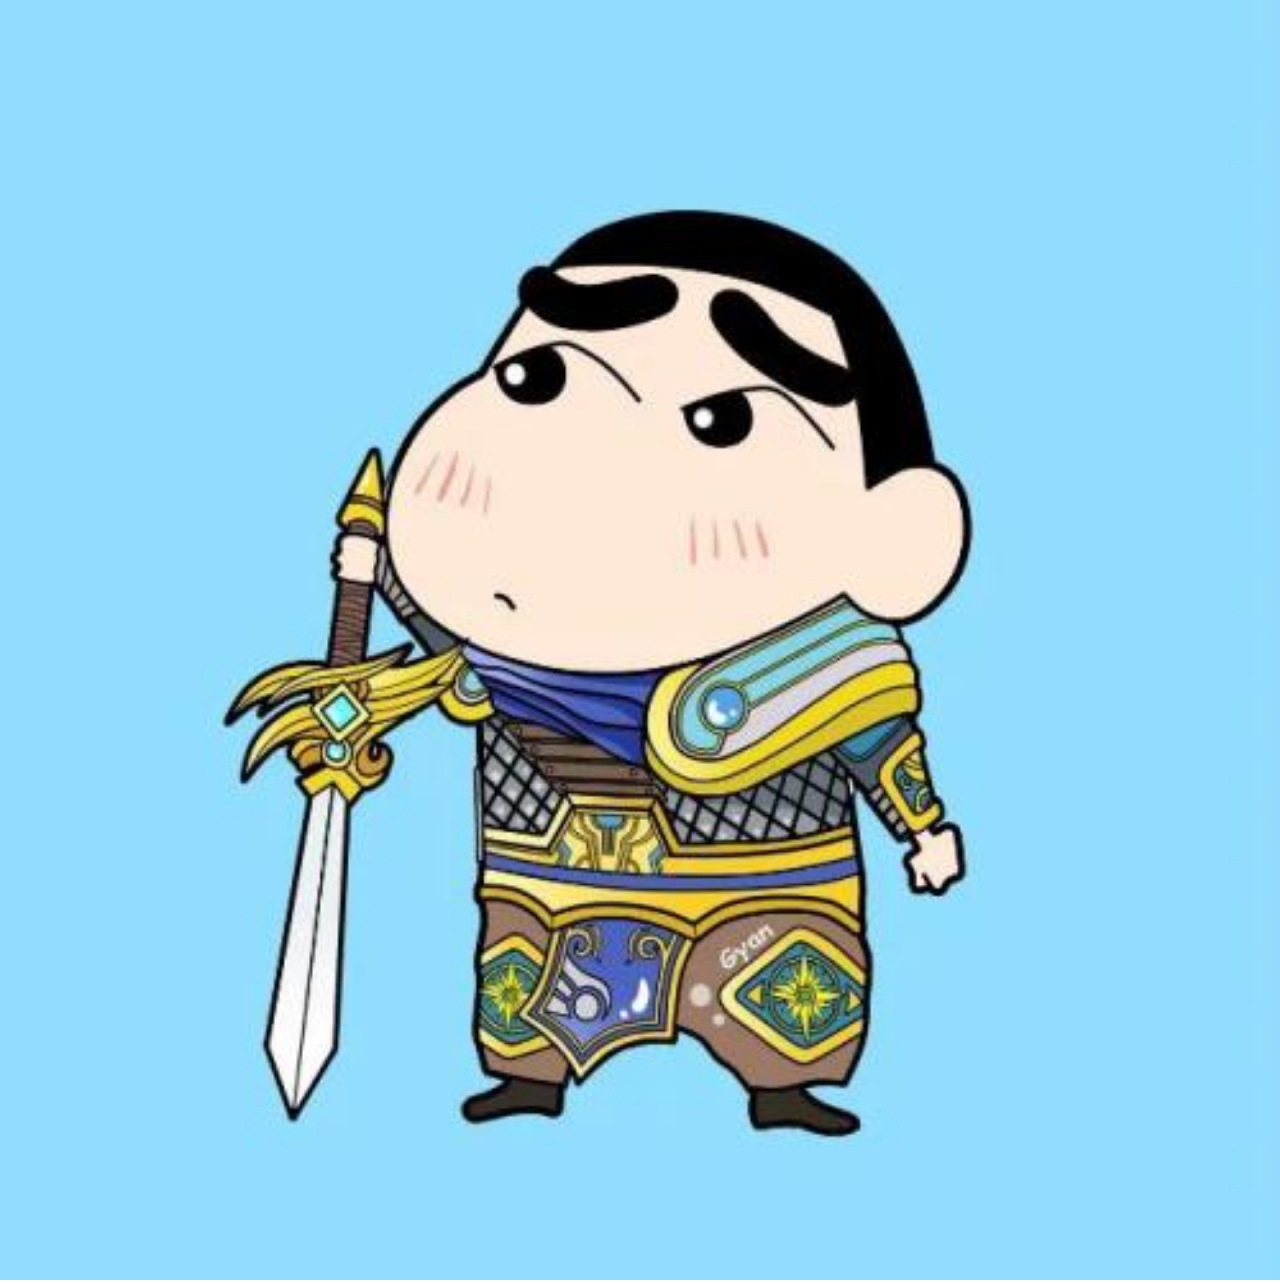
<file: diantou/index1.html>
<!DOCTYPE html>
<html>
	<head>
		<meta charset="UTF-8">
		<title></title>
		<link rel="stylesheet" type="text/css" href="css/index1.css"/>
		<meta name="viewport" content="width=device-width,initial-scale=1,minimum-scale=1,maximum-scale=1,user-scalable=no" />
		<script src="js/zep.js" type="text/javascript" charset="utf-8"></script>
		<script src="js/touch.js" type="text/javascript" charset="utf-8"></script>
	</head>
	<body>
		<div id="box">
			<div>
				<img src="img/01.jpg"/>
			</div>
			<div>
				<img src="img/22.jpg"/>
			</div>
			<div>
				<img src="img/5.jpg"/>
			</div>
			<div>
				<img src="img/6.jpg"/>
			</div>
		</div>
	</body>
	<script type="text/javascript">
	/*	var box=document.getElementById('box');
		var divs=document.getElementsByTagName("div");
		var w=innerWidth;
		box.addEventListener('touchstart',function(ev){
			ev.preventDefault();
			var posleft=this.offsetLeft;
			var ex=ev.changedTouches[0].pageX;
			box.addEventListener('touchmove',function(ev){
				var dis=ev.changedTouches[0].pageX-ex;
				box.style.left=(posleft+dis)+"px";
			})
			box.addEventListener('touchend',function(ev){
				ev.preventDefault();
				var n=Math.round(box.offsetLeft/w);
				if(n<=-(divs.length-2)){
					n=-(divs.length-2);
				}
				if(n>0){
					n=0;
				}
				box.style.left=n*w+"px";
			})
			
			
		})*/
		var box=document.getElementById('box');
		box.addEventListener('touchstart',function(ev){
			ev.preventDefault();
		})
		var n=0;
		$('#box').on('swipeLeft',function(){
			n++;
			if(n==$('#box div').length){
				n=$('#box div').length-1;
				
			}
			$('#box div').css("transform","translate3d(-"+n*25+"%,0,0)");
		})
		$('#box').on('swipeRight',function(){
			n--;
			if(n<0){
				n=0;
				
			}
			$('#box div').css("transform","translate3d(-"+n*25+"%,0,0)");
		})
	</script>
</html>
</file>
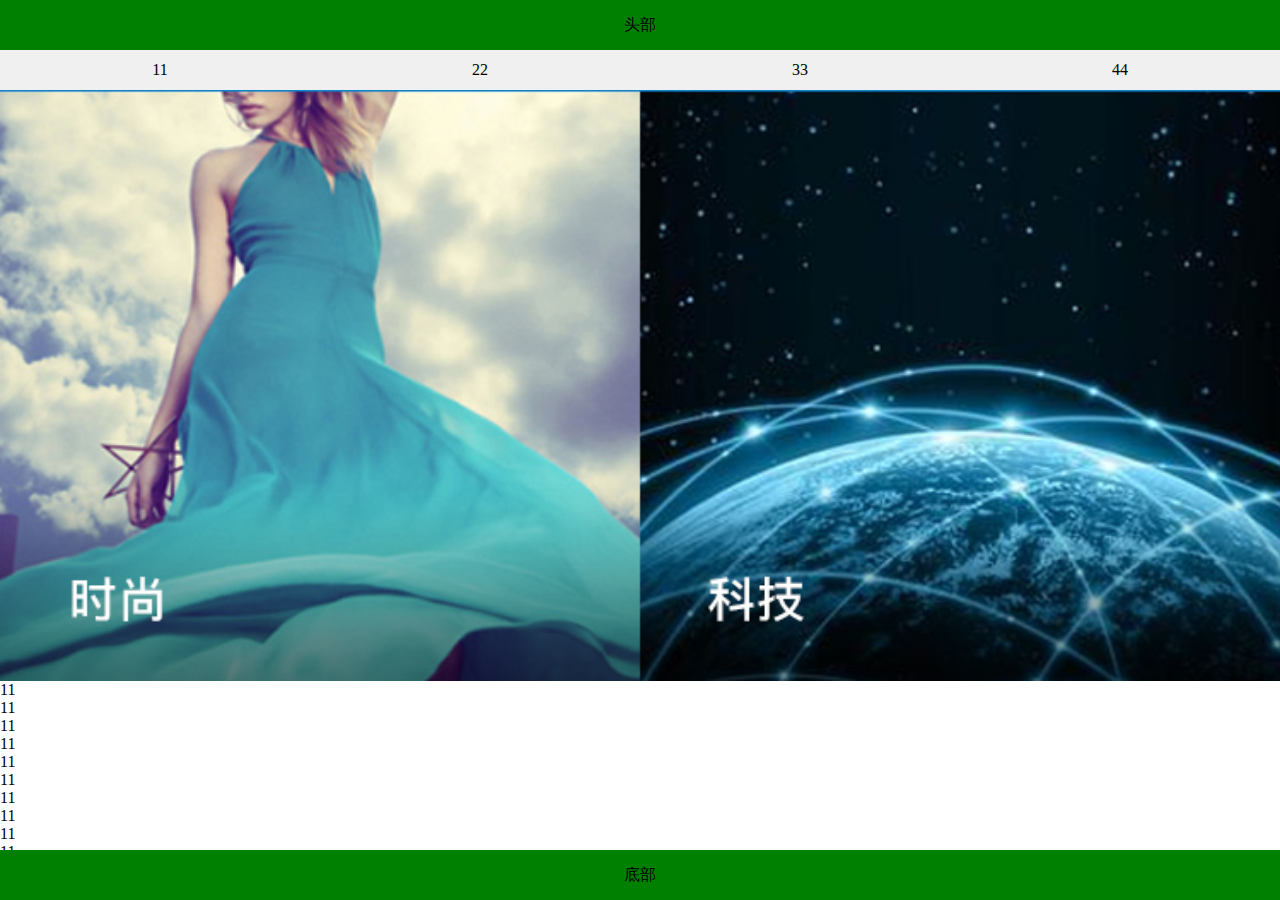
<file: flex/loadflex.html>
<!DOCTYPE html>
<html>
	<head>
		<meta charset="UTF-8">
		<title></title>
		<meta name="viewport" content="width=device-width,initial-scale=1,minimum-scale=1,maximum-scale=1,user-scalable=no" />
		<link rel="stylesheet" type="text/css" href="../css/loadflex.css"/>
	</head>
	<body>
		<div class="box">
			<header>头部</header>
			<section>
				<nav>
					<ul>
						<li>11</li>
						<li>22</li>
						<li>33</li>
						<li>44</li>
					</ul>
				</nav>
				<div class="bann">
					<img src="../pingdao/img/23_12.png"/>
				</div>
				<ul>
					<li>11</li>
					<li>11</li>
					<li>11</li>
					<li>11</li>
					<li>11</li>
					<li>11</li>
					<li>11</li>
					<li>11</li>
					<li>11</li>
					<li>11</li>
					<li>11</li>
					<li>11</li>
					<li>11</li>
					<li>11</li>
					<li>11</li>
					<li>11</li>
					<li>11</li>
					<li>11</li>
					<li>11</li>
					
					<li>11</li>
					
					<li>11</li>
					
					<li>11</li>
					
					<li>11</li>
					
					
				</ul>
			</section>
			<footer>底部</footer>
		</div>
	</body>
</html>
</file>
<file: css/new_file.css>
html { width: 100%; height: 100%; }
html body { margin: 0; }
html body .box { display: flex; flex-wrap: row wrap; }
html body .box div:nth-child(1), html body .box div:nth-child(2) { width: 50%; }
html body .box div:nth-child(3) { width: 100%; height: 200px; }

/*# sourceMappingURL=new_file.css.map */
</file>
<file: lol/css/index.css>
@charset "UTF-8";
ul { margin: 0; padding: 0; list-style: none; }

a { text-decoration: none; }

html { width: 100%; height: 100%; font-family: "微软雅黑"; }
html body { margin: 0; height: 100%; }
html body div { width: 100%; height: 100%; overflow: hidden; }
html body div header { width: 100%; height: 50px; border-bottom: 1px solid #f9f9f9; overflow: hidden; }
html body div header span { display: block; width: 15%; height: 100%; float: left; }
html body div header span img { width: 35px; height: 35px; border-radius: 50%; margin-top: 10px; margin-left: 10px; }
html body div header .right { float: right; }
html body div header .right img { width: 25px; height: 25px; margin-top: 15px; }
html body div header ul { width: 125%; height: 100%; float: left; width: 70%; font-size: 16px; color: #666; text-align: center; line-height: 50px; }
html body div header ul li { width: 25%; float: left; position: relative; }
html body div header ul li img { width: 30px; height: 15px; position: absolute; top: 0; left: 3px; }
html body div header ul .a { color: #4ad2cb; position: relative; }
html body div header ul .a a { display: block; width: 15px; height: 3px; border-radius: 3px; background: #4ad2cb; position: absolute; top: 80%; left: 35%; }
html body div .swiper-container { width: 100%; height: 150px; }
html body div .swiper-container .swiper-wrapper { width: 500%; }
html body div .swiper-container .swiper-wrapper img { width: 100%; height: 100%; }
html body div .swiper-container .swiper-wrapper .swiper-slide { width: 100%; height: 100%; float: left; }
html body div section { width: 100%; height: 100%; overflow: auto; }
html body div section ul { width: 100%; height: 100%; margin: 0; padding: 0; }
html body div section ul li { width: 90%; height: 100px; border-bottom: 1px solid  #f1f1f1; margin: 0 auto; }
html body div section ul li div { width: 60%; height: 100%; float: left; position: relative; }
html body div section ul li div img { width: 25px; height: 15px; }
html body div section ul li div h3 { font-size: 16px; font-weight: 400; }
html body div section ul li div a { display: block; width: 60px; height: 20px; font-size: 12px; color: #ccd3d5; margin: 0; padding: 0; }
html body div section ul li div span { display: block; width: 60px; height: 20px; font-size: 12px; position: absolute; bottom: 0; left: 20%; color: #ccd3d5; }
html body div section ul li div .s { left: 30%; }
html body div section ul li span { display: block; width: 40%; height: 100%; float: right; position: relative; }
html body div section ul li span img { width: 80%; height: 70%; border-radius: 5px; position: absolute; top: 15%; right: 0; }
html body div footer { width: 100%; height: 50px; border-top: 1px solid #f9f9f9; position: fixed; bottom: 0; z-index: 999; background: white; }
html body div footer ul { width: 100%; height: 100%; font-size: 12px; color: #666; text-align: center; line-height: 50px; z-index: 999; }
html body div footer ul li { float: left; width: 20%; position: relative; }
html body div footer ul li img { width: 30px; height: 30px; margin-left: 10px; }
html body div footer ul li span { position: absolute; top: 30%; left: 40%; }
html body div footer ul li .one { color: #b79d7b; }

/*# sourceMappingURL=index.css.map */
</file>
<file: pingdao/css/index.css>
ul { margin: 0; padding: 0; list-style: none; }

html, html body section { width: 100%; height: 100%; }
html body, html body section body { margin: 0; }
html body header { width: 100%; height: 2.4rem; background: #148ad2; position: relative; }
html body header img { border: none; }
html body header img:nth-child(1) { width: 0.92rem; position: absolute; top: 0.7rem; left: 0.6rem; }
html body header img:nth-child(2) { width: 0.96rem; position: absolute; top: 0.7rem; left: 45%; }
html body header img:nth-child(3) { width: 1.04rem; position: absolute; top: 0.7rem; right: 0.6rem; }
html body section nav { background: #0e80c6; height: 3.6rem; width: 100%; text-align: center; }
html body section nav ul { width: 100%; height: 3.6rem; }
html body section nav ul li { width: 4rem; height: 3.6rem; float: left; margin: 0 0.4rem; font-size: 20px; box-sizing: border-box; line-height: 3.6rem; }
html body section nav ul li a { margin-top: 1rem; font-size: 18px; color: #fff; text-decoration: none; display: block; text-align: center; width: 3.6rem; height: 1.44rem; line-height: 1.44rem; }
html body section nav ul li .box { border: 1px solid #FFFFFF; border-radius: 0.8rem; }
html body section div { width: 100%; height: 100%; }
html body section div img { border: none; display: block; }
html body section div img:nth-child(1) { width: 15rem; }
html body section div img:nth-child(2) { width: 15rem; }
html body section div img:nth-child(3) { width: 15rem; }

/*# sourceMappingURL=index.css.map */
</file>
<file: qq/css/index.css>
ul { margin: 0; padding: 0; list-style: none; }

html { width: 100%; height: 100%; }
html body, html body .box { font-family: sans-serif; margin: 0; height: 100%; }
html body .box header { height: 50px; }
html body .box header img { width: 100%; height: 50px; }
html body .box nav { height: 35px; }
html body .box nav ul { height: 35px; display: flex; position: relative; }
html body .box nav ul li { flex: 1; text-align: center; line-height: 35px; }
html body .box nav ul li:nth-child(2) { position: relative; }
html body .box nav ul li a { display: block; line-height: 35px; font-size: 16px; color: #666; text-decoration: none; }
html body .box nav ul li .one { color: #448AFF; }
html body .box nav ul li img { width: 30px; height: 33px; }
html body .box nav ul li span { display: block; width: 6px; height: 6px; background: #ed5151; border-radius: 50%; position: absolute; top: 8px; left: 49px; }
html body .box section { width: 100%; height: 100%; background: #f1f1f1; }
html body .box section img { width: 100%; margin-top: 8px; }
html body .box section div img { display: block; width: 100%; }
html body .box section .top { background: #fff; margin-top: 8px; height: 117px; border-top: 1px solid #e0e0e0; border-bottom: 1px solid #e0e0e0; position: relative; }
html body .box section .top img { width: 98px; height: 65px; float: right; margin-top: 15px; margin-right: 5px; }
html body .box section .top li { width: 95%; height: 117px; margin: 0 auto; }
html body .box section .top li h3 { width: 60%; font-size: 17px; font-weight: 400; float: left; }
html body .box section .top li a { position: absolute; left: 5%; bottom: 10%; background: #c12222; color: #ffffff; font-size: 9px; float: left; }
html body .box section .top li span { position: absolute; bottom: 10%; left: 13%; color: #888; font-size: 12px; }
html body .box section .bottom { width: 100%; height: 800px; }
html body .box section .bottom div { width: 100%; height: 60px; text-align: center; line-height: 60px; }
html body .box section .bottom div a { display: inline-block; height: 28px; line-height: 28px; padding: 0 20px; border: 1px solid #448aff; border-radius: 14px; color: #448aff; font-size: 12px; -webkit-text-decoration: none; text-decoration: none; box-sizing: content-box; }
html body .box section .bottom h2 { margin-top: 10px; margin-bottom: 5px; color: #111; font-size: 16px; margin-left: 3%; }
html body .box section .bottom li { width: 95%; height: 110px; border-bottom: 1px solid #f1f1f1; position: relative; }
html body .box section .bottom li:nth-child(6) { border-bottom: none; }
html body .box section .bottom li span { position: absolute; bottom: 10px; left: 0; }
html body .box section .bottom li img { margin-top: 0; }
html body .box section .bottom li h3 { margin-top: 0; }
html body .box section .bottom li p { margin-top: 20px; position: relative; font-size: 14px; margin-bottom: 5px; font-size: 11px; color: #448aff; }
html body .box section .bottom li p i { display: inline-block; width: 12px; height: 12px; border-radius: 6px; background-color: #448aff; -webkit-transform: scale(1); -ms-transform: scale(1); transform: scale(1); margin-top: 2px; margin-right: 7px; vertical-align: top; }

/*# sourceMappingURL=index.css.map */
</file>
<file: sanping/css/index.css>
html { width: 100%; height: 100%; }
html body { background: #f0f0f0; margin: 0; }
html body img { border: none; }
html body img:nth-child(1) { width: 6.36rem; margin-top: 6.8rem; margin-left: 4.28rem; }
html body img:nth-child(2) { width: 4.34rem; margin-top: 0.5rem; margin-left: 5.16rem; }
html body img:nth-child(3) { width: 7.16rem; margin-top: 2.6rem; margin-left: 3.74rem; }

/*# sourceMappingURL=index.css.map */
</file>
<file: diantou/css/index1.css>
html { width: 100%; height: 100%; }
html body { margin: 0; width: 100%; height: 500px; overflow: hidden; }
html body #box { width: 400%; height: 500px; }
html body #box div { width: 25%; height: 500px; float: left; }
html body #box div img { width: 100%; }

/*# sourceMappingURL=index1.css.map */
</file>
<file: css/loadflex.css>
html, html body .box { width: 100%; height: 100%; }
html body, html body .box body { height: 100%; margin: 0; }
html body .box { display: flex; flex-direction: column; }
html body .box header { background: green; height: 50px; line-height: 50px; text-align: center; }
html body .box section { flex: 1; overflow: auto; }
html body .box section .bann img { width: 100%; display: block; }
html body .box section nav { background: #F0F0F0; height: 40px; }
html body .box section nav ul { height: 40px; display: flex; }
html body .box section nav ul li { flex: 1; text-align: center; line-height: 40px; }
html body .box footer { background: green; height: 50px; line-height: 50px; text-align: center; }

ul { margin: 0; padding: 0; list-style: none; }

/*# sourceMappingURL=loadflex.css.map */
</file>
